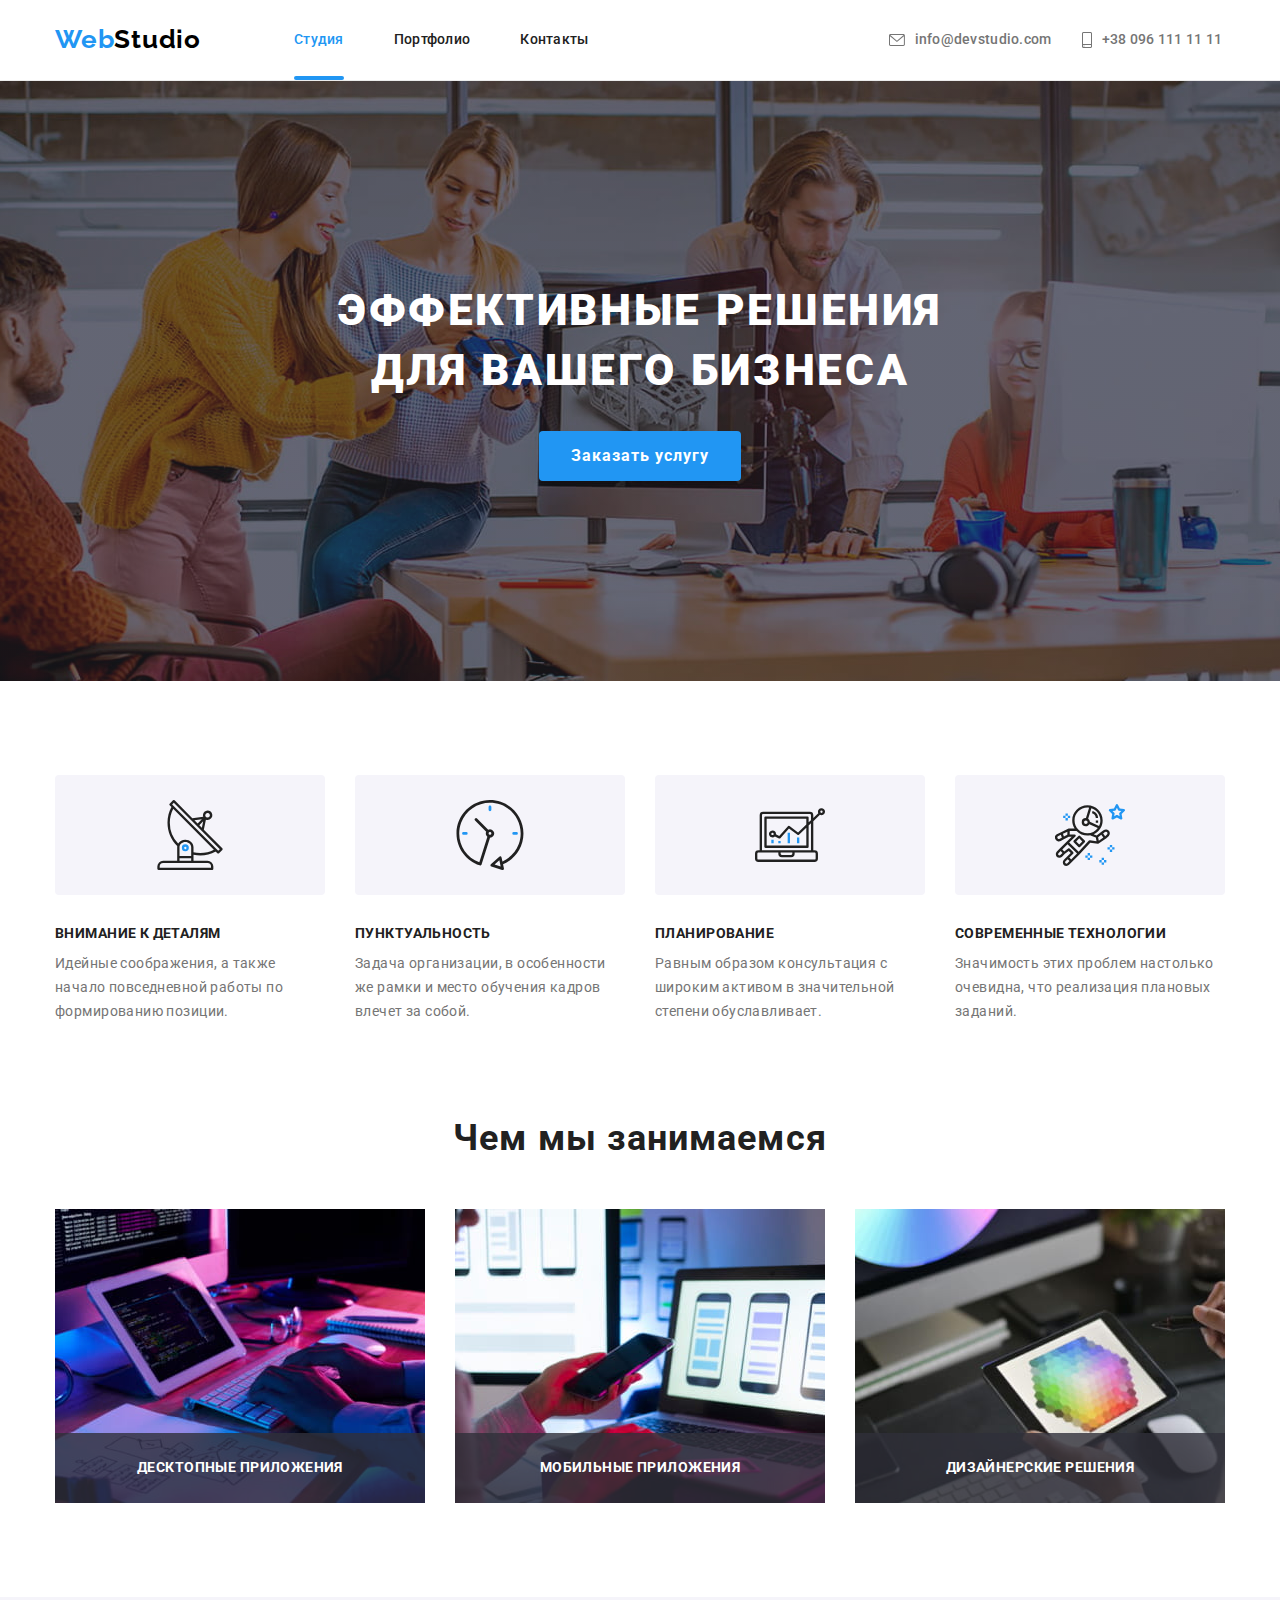
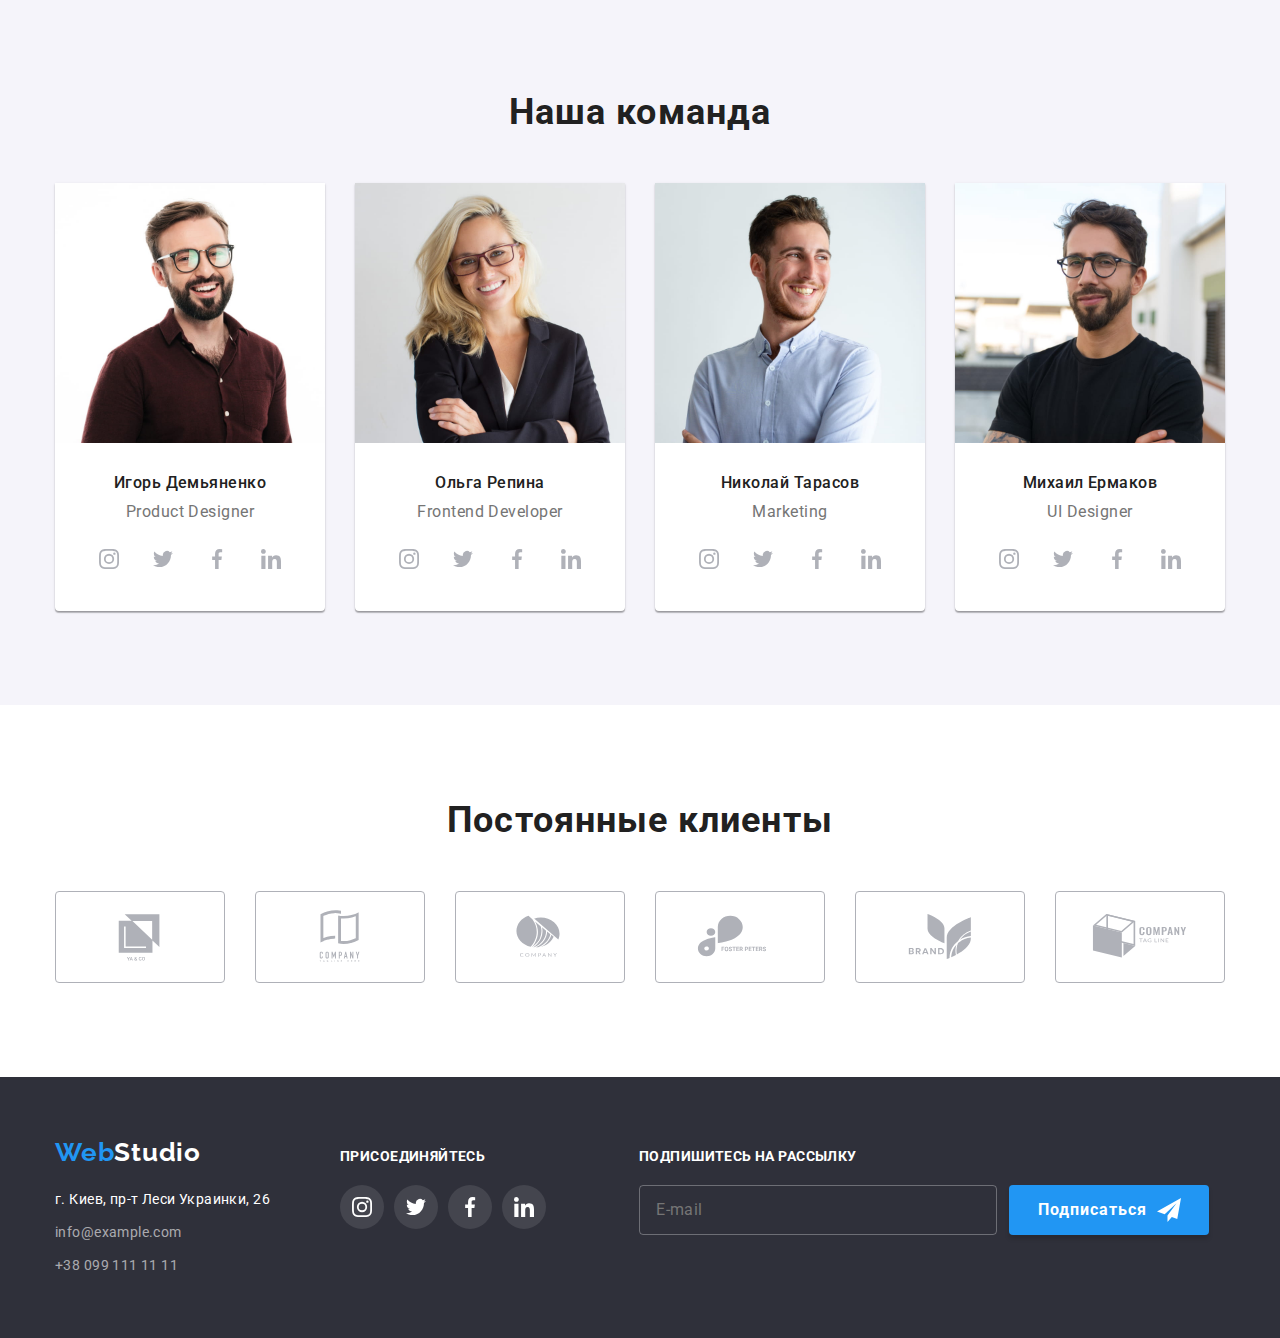
<file: index.html>
<!DOCTYPE html>
<html lang="ru">

<head>
  <meta charset="UTF-8" />
  <meta http-equiv="X-UA-Compatible" content="IE=edge" />
  <meta name="viewport" content="width=device-width, initial-scale=1.0" />
  <link rel="preconnect" href="https://fonts.googleapis.com" />
  <link rel="preconnect" href="https://fonts.gstatic.com" crossorigin />
  <link href="https://fonts.googleapis.com/css2?family=Raleway:wght@700&family=Roboto:wght@400;500;700;900&display=swap"
    rel="stylesheet" />
  <link rel="stylesheet" href="https://cdn.jsdelivr.net/npm/modern-normalize@1/modern-normalize.min.css" />
  <link rel="stylesheet" href="./css/main.min.css" />
  <title>Главная</title>
</head>

<body >
  <!--Шапка сайта-->
  <header class="page-header">
    <div class="container page-header__container">
      <!-- Логотип -->
      <a href="./index.html" lang="en" class="logo page-header__logo">
        <span class="logo-web">Web</span><span class="logo-studio">Studio</span>
      </a>
      <!-- Кнопка переключателя мобильного меню -->
      <button type="button" class="nav__btn-mobile" aria-controls="page-header__nav-container" aria-expanded="false"
        data-menu-button>
        <svg width="40" height="40" aria-label="Переключатель мобильного меню">
          <use class="nav__icon-cross" href="./images/svg/icon.svg#cross"></use>
          <use class="nav__icon-menu" href="./images/svg/icon.svg#menu"></use>
        </svg>
      </button>
      <!-- Контейнер для мобильного меню -->
      <div class="page-header__nav-container" id="page-header__nav-container" data-menu>
        <!-- Блок навигации -->
        <nav class="nav">
          <!-- Навигация по сайту -->
          <ul class="nav__list">
            <li class="nav__item nav-item-current">
              <a href="./index.html" class="nav__link nav__current">Студия</a>
            </li>
            <li class="nav__item">
              <a href="./portfolio.html" class="nav__link">Портфолио</a>
            </li>
            <li class="nav__item">
              <a href="" class="nav__link">Контакты</a>
            </li>
          </ul>
        </nav>

        <div>
          <!-- Каналы связи со студией -->
          <ul class="contacts">
            <li>
              <a class="contacts__link mobile-tel" href="tel:+380961111111">
                +38 096 111 11 11
              </a>
            </li>
            <li class="contacts__item mail">
              <a href="mailto:info@devstudio.com" class="contacts__link">
                <svg class="contacts__icon mail" width="16" height="12">
                  <use href="./images/svg/icon.svg#head-email"></use>
                </svg>
                info@devstudio.com
              </a>
            </li>
            <li class="contacts__item tel">
              <a href="tel:+380961111111" class="contacts__link tel">
                <svg class="contacts__icon tel" width="10" height="16">
                  <use href="./images/svg/icon.svg#head-smartphone"></use>
                </svg>
                +38 096 111 11 11
              </a>
            </li>
          </ul>
          <!-- Социальные сети студии -->
          <ul class="page-header__social">
            <li class="page-header__social-item">
              <a href="https://www.instagram.com/" class="page-header__social-link">Instagram</a>
            </li>
            <li class="page-header__social-item">
              <a href="https://twitter.com/" class="page-header__social-link">Twitter</a>
            </li>
            <li class="page-header__social-item">
              <a href="https://www.facebook.com/" class="page-header__social-link">Facebook</a>
            </li>
            <li class="page-header__social-item">
              <a href="https://www.linkedin.com/" class="page-header__social-link">LinkedIn</a>
            </li>
          </ul>
        </div>
      </div>
    </div>
  </header>

  <!--Основной контент страницы-->
  <main>
    <!--Главное представление студии Секция Герой-->
    <div class="overlay">
      <section class="hero">
        <div class="container">
          <h1 class="hero__title">Эффективные решения для вашего бизнеса</h1>
          <button type="button" class="btn hero__btn" data-modal-open>Заказать услугу</button>
        </div>
      </section>
    </div>

    <!--Наши преимущества-->
    <section class="section about">
      <div class="container">
        <h2 class="visually-hidden">Наши преимущества</h2>
        <ul class="about__list">
          <li class="about__item">
            <div class="about__icon-wrap">
              <svg width="70" height="70">
                <use href="./images/svg/icon.svg#about-antenna"></use>
              </svg>
            </div>

            <h3 class="about__title">Внимание к деталям</h3>
            <p class="about__text">
              Идейные соображения, а также начало повседневной работы по формированию позиции.
            </p>
          </li>
          <li class="about__item">
            <div class="about__icon-wrap">
              <svg width="70" height="70">
                <use href="./images/svg/icon.svg#about-clock"></use>
              </svg>
            </div>

            <h3 class="about__title">Пунктуальность</h3>
            <p class="about__text">
              Задача организации, в особенности же рамки и место обучения кадров влечет за собой.
            </p>
          </li>
          <li class="about__item">
            <div class="about__icon-wrap">
              <svg width="70" height="70">
                <use href="./images/svg/icon.svg#about-diagram"></use>
              </svg>
            </div>

            <h3 class="about__title">Планирование</h3>
            <p class="about__text">
              Равным образом консультация с широким активом в значительной степени обуславливает.
            </p>
          </li>
          <li class="about__item">
            <div class="about__icon-wrap">
              <svg width="70" height="70">
                <use href="./images/svg/icon.svg#about-astronaut"></use>
              </svg>
            </div>

            <h3 class="about__title">Современные технологии</h3>
            <p class="about__text">
              Значимость этих проблем настолько очевидна, что реализация плановых заданий.
            </p>
          </li>
        </ul>
      </div>
    </section>

    <!--Чем Мы занимаемся-->
    <section class="section services">
      <div class="container">
        <h2 class="title-section">Чем мы занимаемся</h2>
        <ul class="services__list">
          <li class="services__item">
            <div class="services__card">
              <img srcset="./images/box1.jpg 1x, ./images/box1@2.jpg 2x" src="./images/box1.jpg"
                alt="Работа с созданием продукта на планшете" class=" whatwedo-img" />

              <div class="services__wrap-position">
                <h3 class="services__text">Десктопные приложения</h3>
              </div>
            </div>
          </li>
          <li class="services__item">
            <div class="services__card">
              <img srcset="./images/box2.jpg 1x, ./images/box2@2.jpg 2x" src="./images/box2.jpg"
                alt="Работа с видом продукта на смартфонах" class="whatwedo-img" />

              <div class="services__wrap-position">
                <h3 class="services__text">Мобильные приложения</h3>
              </div>
            </div>
          </li>
          <li class="services__item">
            <div class="services__card">
              <img srcset="./images/box3.jpg 1x, ./images/box3@2.jpg 2x" src="./images/box3.jpg"
                alt="Выбор цвета на планшете" class="whatwedo-img" />

              <div class="services__wrap-position">
                <h3 class="services__text">Дизайнерские решения</h3>
              </div>
            </div>
          </li>
        </ul>
      </div>
    </section>

    <!--Наша команда-->
    <section class="team section">
      <div class="container">
        <h2 class="title-section">Наша команда</h2>
        <ul class="team__list">
          <!-- Игорь Демьяненко -->
          <li class="team__item">
            <picture>
              <source srcset="
                    ./images/team/mobile/img0-480.jpg    1x,
                    ./images/team/mobile/img0-480@2x.jpg 2x
                  " media="(max-width: 767px)" />
              <source srcset="
                    ./images/team/tablet/img0-768.jpg    1x,
                    ./images/team/tablet/img0-768@2x.jpg 2x
                  " media="(max-width: 1199px)" />
              <source srcset="
                    ./images/team/img0-1200.jpg   1x,
                    ./images/team/img0-1200@2.jpg 2x
                  " media="(min-width: 1200px)" />
              <img src="./images/team/img0-1200.jpg" alt="Фото Игорь Демьяненко" />
            </picture>
            <div class="team__wrap">
              <h3 class="team__subtitle">Игорь Демьяненко</h3>
              <p class="team__text">Product Designer</p>
              <ul class="team__social-list">
                <li class="team__social-item">
                  <a href="https://www.instagram.com/" class="team__social-link">
                    <svg width="20" height="20">
                      <use href="./images/svg/icon.svg#team-instagram"></use>
                    </svg>
                  </a>
                </li>
                <li class="team__social-item">
                  <a href="https://twitter.com" class="team__social-link">
                    <svg width="20" height="20">
                      <use href="./images/svg/icon.svg#team-twitter"></use>
                    </svg>
                  </a>
                </li>
                <li class="team__social-item">
                  <a href="https://www.facebook.com" class="team__social-link">
                    <svg width="20" height="20">
                      <use href="./images/svg/icon.svg#team-facebook"></use>
                    </svg>
                  </a>
                </li>
                <li class="team__social-item">
                  <a href="https://www.linkedin.com/" class="team__social-link">
                    <svg width="20" height="20">
                      <use href="./images/svg/icon.svg#team-linkedin"></use>
                    </svg>
                  </a>
                </li>
              </ul>
            </div>
          </li>
          <!-- Ольга Репина -->
          <li class="team__item">
            <picture>
              <source srcset="
                    ./images/team/mobile/img1-480.jpg    1x,
                    ./images/team/mobile/img1-480@2x.jpg 2x
                  " media="(max-width: 767px)" />
              <source srcset="
                    ./images/team/tablet/img1-768.jpg    1x,
                    ./images/team/tablet/img1-768@2x.jpg 2x
                  " media="(max-width: 1199px)" />
              <source srcset="
                    ./images/team/img1-1200.jpg 1x,
                    ./images/team/img1-1200@2.jpg 2x" media="(min-width: 1200px)" />
              <img src="./images/team/img1-1200.jpg" alt="Фото Ольга Репина" />
            </picture>

            <div class="team__wrap">
              <h3 class="team__subtitle">Ольга Репина</h3>
              <p class="team__text">Frontend Developer</p>
              <ul class="team__social-list">
                <li class="team__social-item">
                  <a href="https://www.instagram.com/" class="team__social-link">
                    <svg width="20" height="20">
                      <use href="./images/svg/icon.svg#team-instagram"></use>
                    </svg>
                  </a>
                </li>
                <li class="team__social-item">
                  <a href="https://twitter.com" class="team__social-link">
                    <svg width="20" height="20">
                      <use href="./images/svg/icon.svg#team-twitter"></use>
                    </svg>
                  </a>
                </li>
                <li class="team__social-item">
                  <a href="https://www.facebook.com" class="team__social-link">
                    <svg width="20" height="20">
                      <use href="./images/svg/icon.svg#team-facebook"></use>
                    </svg>
                  </a>
                </li>
                <li class="team__social-item">
                  <a href="https://www.linkedin.com/" class="team__social-link">
                    <svg width="20" height="20">
                      <use href="./images/svg/icon.svg#team-linkedin"></use>
                    </svg>
                  </a>
                </li>
              </ul>
            </div>
          </li>
          <!-- Николай Тарасов -->
          <li class="team__item">
            <picture>
              <source srcset="
                    ./images/team/mobile/img2-480.jpg    1x,
                    ./images/team/mobile/img2-480@2x.jpg 2x
                  " media="(max-width: 767px)" />
              <source srcset="
                    ./images/team/tablet/img2-768.jpg    1x,
                    ./images/team/tablet/img2-768@2x.jpg 2x
                  " media="(max-width: 1199px)" />
              <source srcset="
                    ./images/team/img2-1200.jpg   1x,
                    ./images/team/img2-1200@2.jpg 2x
                  " media="(min-width: 1200px)" />
              <img src="./images/team/img0-1200.jpg" alt="Фото Николай Тарасов" />
            </picture>
            <div class="team__wrap">
              <h3 class="team__subtitle">Николай Тарасов</h3>
              <p class="team__text">Marketing</p>
              <ul class="team__social-list">
                <li class="team__social-item">
                  <a href="https://www.instagram.com/" class="team__social-link">
                    <svg width="20" height="20">
                      <use href="./images/svg/icon.svg#team-instagram"></use>
                    </svg>
                  </a>
                </li>
                <li class="team__social-item">
                  <a href="https://twitter.com" class="team__social-link">
                    <svg width="20" height="20">
                      <use href="./images/svg/icon.svg#team-twitter"></use>
                    </svg>
                  </a>
                </li>
                <li class="team__social-item">
                  <a href="https://www.facebook.com" class="team__social-link">
                    <svg width="20" height="20">
                      <use href="./images/svg/icon.svg#team-facebook"></use>
                    </svg>
                  </a>
                </li>
                <li class="team__social-item">
                  <a href="https://www.linkedin.com/" class="team__social-link">
                    <svg width="20" height="20">
                      <use href="./images/svg/icon.svg#team-linkedin"></use>
                    </svg>
                  </a>
                </li>
              </ul>
            </div>
          </li>
          <!-- Михаил Ермаков -->
          <li class="team__item">
            <picture>
              <source srcset="
                    ./images/team/mobile/img3-480.jpg    1x,
                    ./images/team/mobile/img3-480@2x.jpg 2x
                  " media="(max-width: 767px)" />
              <source srcset="
                    ./images/team/tablet/img3-768.jpg    1x,
                    ./images/team/tablet/img3-768@2x.jpg 2x
                  " media="(max-width: 1199px)" />
              <source srcset="
                    ./images/team/img3-1200.jpg   1x,
                    ./images/team/img3-1200@2.jpg 2x
                  " media="(min-width: 1200px)" />
              <img src="./images/team/img0-1200.jpg" alt="Фото Михаил Ермаков" />
            </picture>
            <div class="team__wrap">
              <h3 class="team__subtitle">Михаил Ермаков</h3>
              <p class="team__text">UI Designer</p>
              <ul class="team__social-list">
                <li class="team__social-item">
                  <a href="https://www.instagram.com/" class="team__social-link">
                    <svg width="20" height="20">
                      <use href="./images/svg/icon.svg#team-instagram"></use>
                    </svg>
                  </a>
                </li>
                <li class="team__social-item">
                  <a href="https://twitter.com" class="team__social-link">
                    <svg width="20" height="20">
                      <use href="./images/svg/icon.svg#team-twitter"></use>
                    </svg>
                  </a>
                </li>
                <li class="team__social-item">
                  <a href="https://www.facebook.com" class="team__social-link">
                    <svg width="20" height="20">
                      <use href="./images/svg/icon.svg#team-facebook"></use>
                    </svg>
                  </a>
                </li>
                <li class="team__social-item">
                  <a href="https://www.linkedin.com/" class="team__social-link">
                    <svg width="20" height="20">
                      <use href="./images/svg/icon.svg#team-linkedin"></use>
                    </svg>
                  </a>
                </li>
              </ul>
            </div>
          </li>
        </ul>
      </div>
    </section>

    <!-- Постоянные клиенты -->
    <section class="section">
      <div class="container">
        <h2 class="title-section">Постоянные клиенты</h2>
        <ul class="client__list">
          <li class="client__item">
            <a href="" class="client__link">
              <svg width="106" height="60">
                <use href="./images/svg/icon.svg#icon-client-1"></use>
              </svg>
            </a>
          </li>
          <li class="client__item">
            <a href="" class="client__link">
              <svg width="106" height="60">
                <use href="./images/svg/icon.svg#icon-client-2"></use>
              </svg>
            </a>
          </li>
          <li class="client__item">
            <a href="" class="client__link">
              <svg width="106" height="60">
                <use href="./images/svg/icon.svg#icon-client-3"></use>
              </svg>
            </a>
          </li>
          <li class="client__item">
            <a href="" class="client__link">
              <svg width="106" height="60">
                <use href="./images/svg/icon.svg#icon-client-4"></use>
              </svg>
            </a>
          </li>
          <li class="client__item">
            <a href="" class="client__link">
              <svg width="106" height="60">
                <use href="./images/svg/icon.svg#icon-client-5"></use>
              </svg>
            </a>
          </li>
          <li class="client__item">
            <a href="" class="client__link">
              <svg width="106" height="60">
                <use href="./images/svg/icon.svg#icon-client-6"></use>
              </svg>
            </a>
          </li>
        </ul>
      </div>
    </section>
  </main>

  <!--Footer-->
  <footer class="page-footer">
    <h2 class="visually-hidden">Подвал сайта</h2>
    <div class="container page-footer__container">
      <div class="pade-footer__tablet-container">
        <div class="page-footer__contacts">
          <a href="./index.html" lang="en" class="logo">
            <span class="logo-web">Web</span><span class="footer__logo-studio">Studio</span>
          </a>

          <address class="address">
            <p class="address__text">г. Киев, пр-т Леси Украинки, 26</p>
            <ul>
              <li class="address__item">
                <a href="mailto:info@example.com" class="address__contacts"> info@example.com </a>
              </li>
              <li class="address__item">
                <a href="tel:+380991111111" class="address__contacts"> +38 099 111 11 11 </a>
              </li>
            </ul>
          </address>
        </div>

        <!-- Социальные сети студии -->
        <div class="page-footer__socials">
          <h3 class="page-footer__subtitle">Присоединяйтесь</h3>
          <ul class="page-footer__list">
            <li class="page-footer__item">
              <a href="https://www.instagram.com/" class="page-footer__socials-link">
                <svg width="20" height="20">
                  <use href="./images/svg/icon.svg#footer-instagram"></use>
                </svg>
              </a>
            </li>
            <li class="page-footer__item">
              <a href="https://twitter.com" class="page-footer__socials-link">
                <svg width="20" height="20">
                  <use href="./images/svg/icon.svg#footer-twitter"></use>
                </svg>
              </a>
            </li>
            <li class="page-footer__item">
              <a href="https://www.facebook.com" class="page-footer__socials-link">
                <svg width="20" height="20">
                  <use href="./images/svg/icon.svg#footer-facebook"></use>
                </svg>
              </a>
            </li>
            <li class="page-footer__item">
              <a href="https://www.linkedin.com/" class="page-footer__socials-link">
                <svg width="20" height="20">
                  <use href="./images/svg/icon.svg#footer-linkedin"></use>
                </svg>
              </a>
            </li>
          </ul>
        </div>
      </div>

      <!-- Форма подписки -->
      <div>
        <h3 class="page-footer__subtitle">Подпишитесь на рассылку</h3>
        <form class="page-footer__field">
          <input class="page-footer__field-email" type="email" name="email" autocomplete="on" placeholder="E-mail" />

          <button type="submit" class="btn page-footer__btn">
            Подписаться
            <svg class="page-footer__icon" width="24" height="24">
              <use href="./images/svg/icon.svg#icon-subscribe"></use>
            </svg>
          </button>
        </form>
      </div>
    </div>
  </footer>

  <!-- Модальное окно -->
  <div class="backdrop is-hidden" data-modal>
    <div class="order">
      <button class="order__close-btn" type="button" data-modal-close>
        <svg width="11" height="11">
          <use href="./images/svg/icon.svg#close-modal"></use>
        </svg>
      </button>
      <!-- Форма модального окна -->
      <form class="order__form">
        <h3 class="order__title">Оставьте свои данные, мы вам перезвоним</h3>

        <label class="order__label" for="name-order">Имя</label>
        <label class="order__field-icon">
          <input class="order__field-text" type="text" name="name-order" id="name-order" />
          <svg class="order__icon" width="18" height="18">
            <use href="./images/svg/icon.svg#person-modal-form"></use>
          </svg>
        </label>

        <label class="order__label" for="tel-order">Телефон</label>
        <label class="order__field-icon">
          <input class="order__field-text" type="tel" name="tel-order" id="tel-order" />
          <svg class="order__icon" width="18" height="18">
            <use href="./images/svg/icon.svg#phone-modal-form"></use>
          </svg>
        </label>

        <label class="order__label" for="email-order">Почта</label>
        <label class="order__field-icon">
          <input class="order__field-text" type="email" name="email-order" id="email-order" />
          <svg class="order__icon" width="18" height="18">
            <use href="./images/svg/icon.svg#email-modal-form"></use>
          </svg>
        </label>

        <div class="order__comments-wrap">
          <label class="order__label" for="comments-order">Комментарий</label>
          <textarea class="order__field-text" name="comments-order" id="comments-order" rows="5"
            placeholder="Введите текст"></textarea>
        </div>
        <!-- Checkbox Договора соглашения -->
        <label class="order__checkbox">
          <input class="order__field-checkbox" type="checkbox" name="policy" value="policy" />
          <span class="order__svg-checkbox"></span>
          <span class="order__text-checkbox">Соглашаюсь с рассылкой и принимаю</span>
          <a href="" class="order__link"> Условия договора </a>
        </label>

        <button type="submit" class="btn order__btn">Отправить</button>
      </form>
    </div>
  </div>

  <!-- JavaScript для модального окна -->
  <script src="./js/modal.js"></script>
  <!-- JavaScript мобильного меню -->
  <script src="./js/mobile-menu.js"></script>
</body>

</html>
</file>
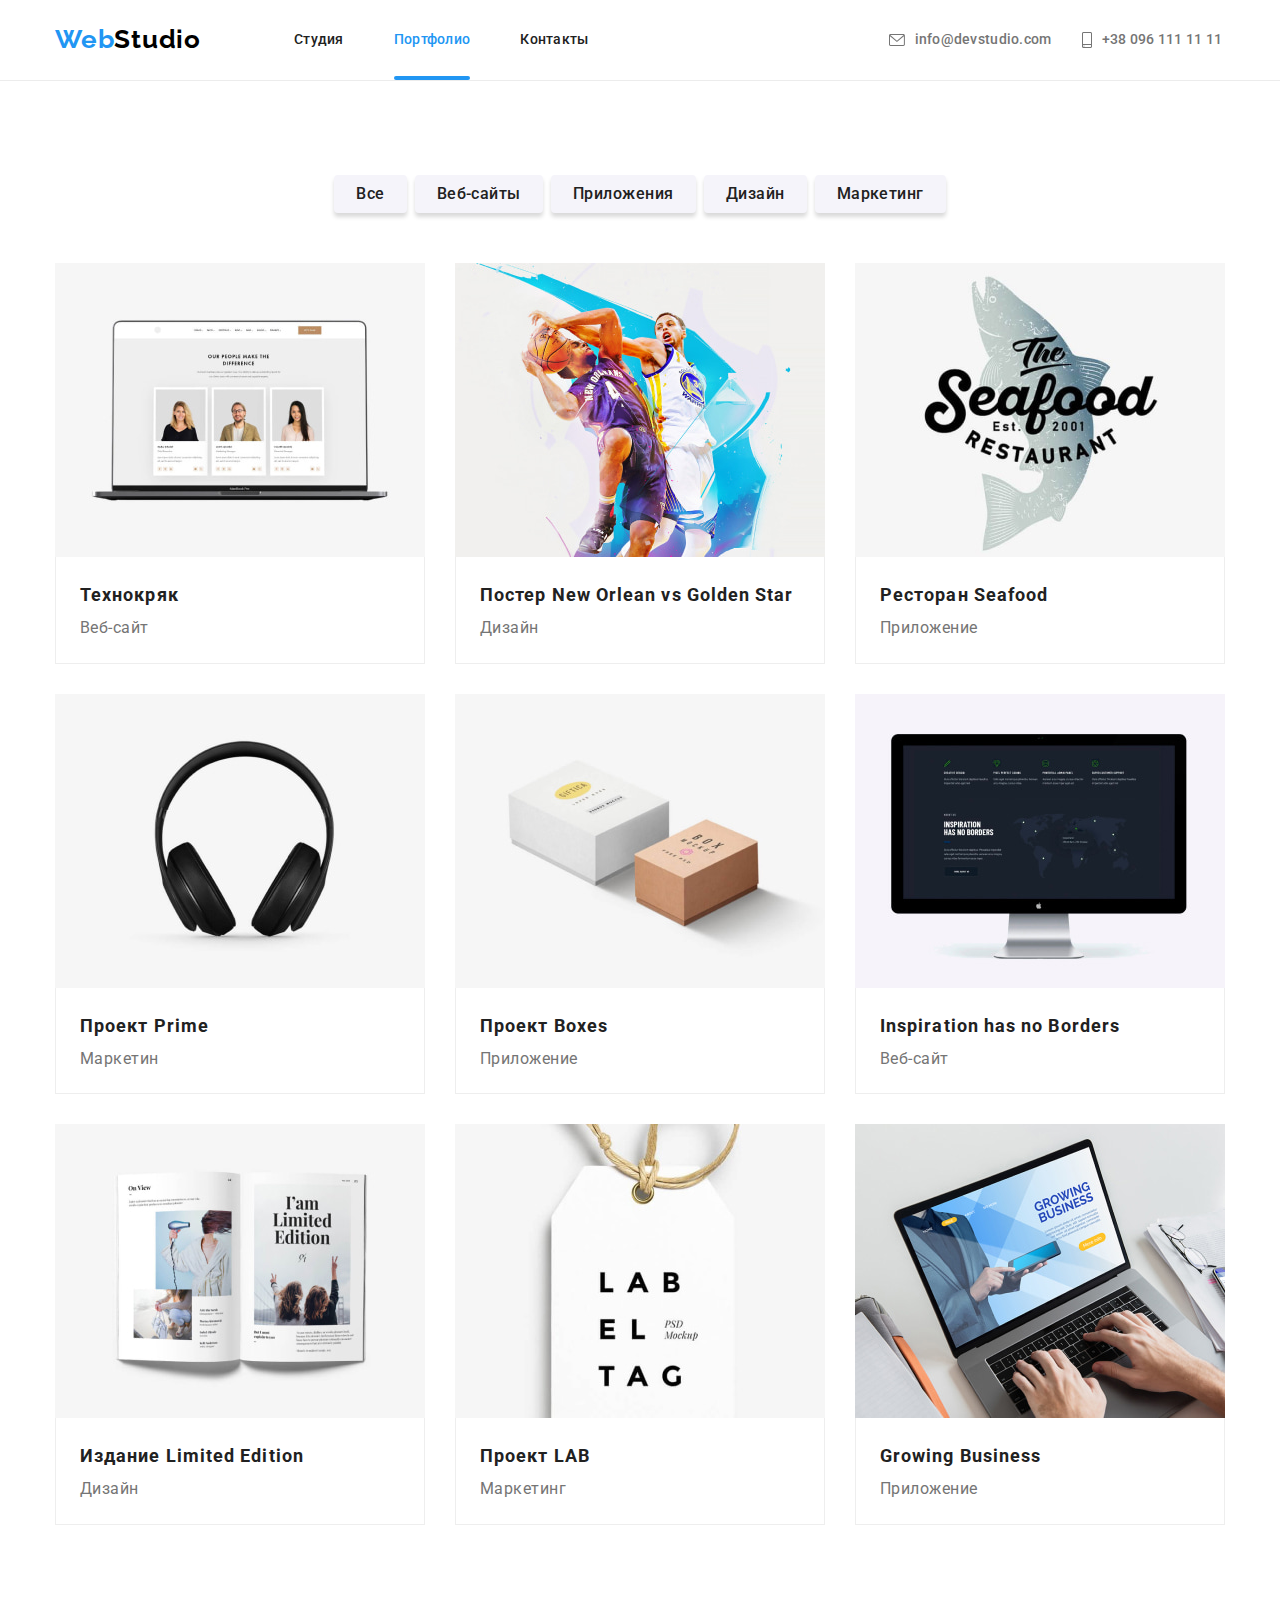
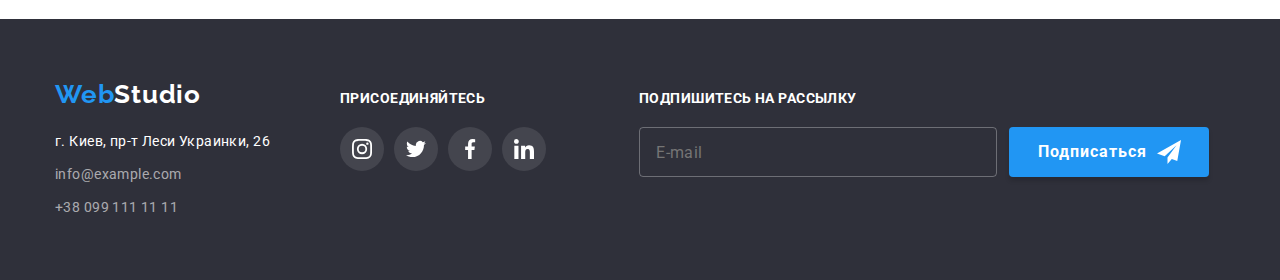
<file: portfolio.html>
<!DOCTYPE html>
<html lang="ru">

<head>
  <meta charset="UTF-8" />
  <meta http-equiv="X-UA-Compatible" content="IE=edge" />
  <meta name="viewport" content="width=device-width, initial-scale=1.0" />
  <link rel="preconnect" href="https://fonts.googleapis.com" />
  <link rel="preconnect" href="https://fonts.gstatic.com" crossorigin />
  <link href="https://fonts.googleapis.com/css2?family=Raleway:wght@700&family=Roboto:wght@400;500;700;900&display=swap"
    rel="stylesheet" />
  <link rel="stylesheet" href="https://cdn.jsdelivr.net/npm/modern-normalize@1/modern-normalize.min.css" />
  <link rel="stylesheet" href="./css/main.min.css" />
  <title>Портфолио</title>
</head>

<body>
  <!--Шапка сайта-->
  <header class="page-header">
    <div class="container page-header__container">
      <!-- Логотип -->
      <a href="./index.html" lang="en" class="logo page-header__logo">
        <span class="logo-web">Web</span><span class="logo-studio">Studio</span>
      </a>
      <!-- Кнопка переключателя мобильного меню -->
      <button type="button" class="nav__btn-mobile" aria-controls="page-header__nav-container" aria-expanded="false"
        data-menu-button>
        <svg width="40" height="40" aria-label="Переключатель мобильного меню">
          <use class="nav__icon-cross" href="./images/svg/icon.svg#cross"></use>
          <use class="nav__icon-menu" href="./images/svg/icon.svg#menu"></use>
        </svg>
      </button>
      <!-- Контейнер для мобильного меню -->
      <div class="page-header__nav-container" id="page-header__nav-container" data-menu>
        <!-- Блок навигации -->
        <nav class="nav">
          <!-- Навигация по сайту -->
          <ul class="nav__list">
            <li class="nav__item nav-item-current">
              <a href="./index.html" class="nav__link">Студия</a>
            </li>
            <li class="nav__item">
              <a href="./portfolio.html" class="nav__link nav__current">Портфолио</a>
            </li>
            <li class="nav__item">
              <a href="" class="nav__link">Контакты</a>
            </li>
          </ul>
        </nav>
        <div>
          <!-- Каналы связи со студией -->
          <ul class="contacts">
            <li>
              <a class="contacts__link mobile-tel" href="tel:+380961111111">
                +38 096 111 11 11
              </a>
            </li>
            <li class="contacts__item mail">
              <a href="mailto:info@devstudio.com" class="contacts__link">
                <svg class="contacts__icon mail" width="16" height="12">
                  <use href="./images/svg/icon.svg#head-email"></use>
                </svg>
                info@devstudio.com
              </a>
            </li>
            <li class="contacts__item tel">
              <a href="tel:+380961111111" class="contacts__link tel">
                <svg class="contacts__icon tel" width="10" height="16">
                  <use href="./images/svg/icon.svg#head-smartphone"></use>
                </svg>
                +38 096 111 11 11
              </a>
            </li>
          </ul>
          <!-- Социальные сети студии -->
          <ul class="page-header__social">
            <li class="page-header__social-item">
              <a href="https://www.instagram.com/" class="page-header__social-link">Instagram</a>
            </li>
            <li class="page-header__social-item">
              <a href="https://twitter.com/" class="page-header__social-link">Twitter</a>
            </li>
            <li class="page-header__social-item">
              <a href="https://www.facebook.com/" class="page-header__social-link">Facebook</a>
            </li>
            <li class="page-header__social-item">
              <a href="https://www.linkedin.com/" class="page-header__social-link">LinkedIn</a>
            </li>
          </ul>
        </div>
      </div>
    </div>
  </header>

  <!-- Основной контент страницы -->
  <main>
    <section class="section">
      <div class="container">
        <h1 class="visually-hidden">Портфолио Веб-Студии</h1>
        <!-- Фильтр по нашим проектам -->
        <h2 class="visually-hidden">Фильтр по нашим проектам</h2>
        <ul class="filter-project">
          <li class="filter-project__item">
            <button type="button" class="btn filter-project__btn">Все</button>
          </li>
          <li class="filter-project__item">
            <button type="button" class="btn filter-project__btn">Веб-сайты</button>
          </li>
          <li class="filter-project__item">
            <button type="button" class="btn filter-project__btn">Приложения</button>
          </li>
          <li class="filter-project__item">
            <button type="button" class="btn filter-project__btn">Дизайн</button>
          </li>
          <li class="filter-project__item">
            <button type="button" class="btn filter-project__btn">Маркетинг</button>
          </li>
        </ul>

        <!-- Наши проекты -->
        <h2 class="visually-hidden">Наши проекты</h2>
        <ul class="ourproject">
          <li class="ourproject__item">
            <a href="" class="ourproject__link">
              <div class="ourproject__wrap-hover">
                <p class="ourproject__text-hover">
                  Ресурс предлагает комплексные предложения с разным уровнем функционала и
                  сервисов. Все это позволит посетителю получить исчерпывающие сведения о компании
                  или частном лице.
                </p>
                <picture>
                  <source srcset="
                        ./images/portfolio/mobile/portfolio-1-480.jpg   1x,
                        ./images/portfolio/mobile/portfolio-1-480@2.jpg 2x
                      " media="(max-width: 767px)" />
                  <source srcset="
                        ./images/portfolio/tablet/portfolio-1-768.jpg   1x,
                        ./images/portfolio/tablet/portfolio-1-768@2.jpg 2x
                      " media="(max-width: 1199px)" />
                  <source srcset="
                        ./images/portfolio/portfolio-1-1200.jpg   1x,
                        ./images/portfolio/portfolio-1-1200@2.jpg 2x
                      " media="(min-width: 1200px)" />
                  <img src="./images/portfolio/portfolio-1-1200.jpg" alt="Ноутбук с отображённым сайтом"
                    sizes="100 vw" />
                </picture>
              </div>

              <div class="ourproject__wrap">
                <h3 class="ourproject__subtitle">Технокряк</h3>
                <p class="ourproject__text">Веб-сайт</p>
              </div>
            </a>
          </li>
          <li class="ourproject__item">
            <a href="" class="ourproject__link">
              <div class="ourproject__wrap-hover">
                <p class="ourproject__text-hover">
                  Ресурс предлагает комплексные предложения с разным уровнем функционала и
                  сервисов. Все это позволит посетителю получить исчерпывающие сведения о компании
                  или частном лице.
                </p>
                <picture>
                  <source srcset="
                        ./images/portfolio/mobile/portfolio-2-480.jpg   1x,
                        ./images/portfolio/mobile/portfolio-2-480@2.jpg 2x
                      " media="(max-width: 767px)" />
                  <source srcset="
                        ./images/portfolio/tablet/portfolio-2-768.jpg   1x,
                        ./images/portfolio/tablet/portfolio-2-768@2.jpg 2x
                      " media="(max-width: 1199px)" />
                  <source srcset="
                        ./images/portfolio/portfolio-2-1200.jpg   1x,
                        ./images/portfolio/portfolio-2-1200@2.jpg 2x
                      " media="(min-width: 1200px)" />
                  <img src="./images/portfolio/portfolio-2-1200.jpg" alt="Постер с игроками в баскетбол"
                    sizes="100 vw" />
                </picture>
              </div>

              <div class="ourproject__wrap">
                <h3 class="ourproject__subtitle">Постер New Orlean vs Golden Star</h3>
                <p class="ourproject__text">Дизайн</p>
              </div>
            </a>
          </li>
          <li class="ourproject__item">
            <a href="" class="ourproject__link">
              <div class="ourproject__wrap-hover">
                <p class="ourproject__text-hover">
                  Ресурс предлагает комплексные предложения с разным уровнем функционала и
                  сервисов. Все это позволит посетителю получить исчерпывающие сведения о компании
                  или частном лице.
                </p>
                <picture>
                  <source srcset="
                        ./images/portfolio/mobile/portfolio-3-480.jpg   1x,
                        ./images/portfolio/mobile/portfolio-3-480@2.jpg 2x
                      " media="(max-width: 767px)" />
                  <source srcset="
                        ./images/portfolio/tablet/portfolio-3-768.jpg   1x,
                        ./images/portfolio/tablet/portfolio-3-768@2.jpg 2x
                      " media="(max-width: 1199px)" />
                  <source srcset="
                        ./images/portfolio/portfolio-3-1200.jpg   1x,
                        ./images/portfolio/portfolio-3-1200@2.jpg 2x
                      " media="(min-width: 1200px)" />
                  <img src="./images/portfolio/portfolio-3-1200.jpg" alt="Логотип ресторана морской еды"
                    sizes="100 vw" />
                </picture>
              </div>

              <div class="ourproject__wrap">
                <h3 class="ourproject__subtitle">Ресторан Seafood</h3>
                <p class="ourproject__text">Приложение</p>
              </div>
            </a>
          </li>
          <li class="ourproject__item">
            <a href="" class="ourproject__link">
              <div class="ourproject__wrap-hover">
                <p class="ourproject__text-hover">
                  Ресурс предлагает комплексные предложения с разным уровнем функционала и
                  сервисов. Все это позволит посетителю получить исчерпывающие сведения о компании
                  или частном лице.
                </p>
                <picture>
                  <source srcset="
                        ./images/portfolio/mobile/portfolio-4-480.jpg   1x,
                        ./images/portfolio/mobile/portfolio-4-480@2.jpg 2x
                      " media="(max-width: 767px)" />
                  <source srcset="
                        ./images/portfolio/tablet/portfolio-4-768.jpg   1x,
                        ./images/portfolio/tablet/portfolio-4-768@2.jpg 2x
                      " media="(max-width: 1199px)" />
                  <source srcset="
                        ./images/portfolio/portfolio-4-1200.jpg   1x,
                        ./images/portfolio/portfolio-4-1200@2.jpg 2x
                      " media="(min-width: 1200px)" />
                  <img src="./images/portfolio/portfolio-4-1200.jpg" alt="Наушники" sizes="100 vw" />
                </picture>
              </div>

              <div class="ourproject__wrap">
                <h3 class="ourproject__subtitle">Проект Prime</h3>
                <p class="ourproject__text">Маркетин</p>
              </div>
            </a>
          </li>
          <li class="ourproject__item">
            <a href="" class="ourproject__link">
              <div class="ourproject__wrap-hover">
                <p class="ourproject__text-hover">
                  Ресурс предлагает комплексные предложения с разным уровнем функционала и
                  сервисов. Все это позволит посетителю получить исчерпывающие сведения о компании
                  или частном лице.
                </p>
                <picture>
                  <source srcset="
                        ./images/portfolio/mobile/portfolio-5-480.jpg   1x,
                        ./images/portfolio/mobile/portfolio-5-480@2.jpg 2x
                      " media="(max-width: 767px)" />
                  <source srcset="
                        ./images/portfolio/tablet/portfolio-5-768.jpg   1x,
                        ./images/portfolio/tablet/portfolio-5-768@2.jpg 2x
                      " media="(max-width: 1199px)" />
                  <source srcset="
                        ./images/portfolio/portfolio-5-1200.jpg   1x,
                        ./images/portfolio/portfolio-5-1200@2.jpg 2x
                      " media="(min-width: 1200px)" />
                  <img src="./images/portfolio/portfolio-5-1200.jpg" alt="Коробки разных видов" sizes="100 vw" />
                </picture>
              </div>

              <div class="ourproject__wrap">
                <h3 class="ourproject__subtitle">Проект Boxes</h3>
                <p class="ourproject__text">Приложение</p>
              </div>
            </a>
          </li>
          <li class="ourproject__item">
            <a href="" class="ourproject__link">
              <div class="ourproject__wrap-hover">
                <p class="ourproject__text-hover">
                  Ресурс предлагает комплексные предложения с разным уровнем функционала и
                  сервисов. Все это позволит посетителю получить исчерпывающие сведения о компании
                  или частном лице.
                </p>
                <picture>
                  <source srcset="
                        ./images/portfolio/mobile/portfolio-6-480.jpg   1x,
                        ./images/portfolio/mobile/portfolio-6-480@2.jpg 2x
                      " media="(max-width: 767px)" />
                  <source srcset="
                        ./images/portfolio/tablet/portfolio-6-768.jpg   1x,
                        ./images/portfolio/tablet/portfolio-6-768@2.jpg 2x
                      " media="(max-width: 1199px)" />
                  <source srcset="
                        ./images/portfolio/portfolio-6-1200.jpg   1x,
                        ./images/portfolio/portfolio-6-1200@2.jpg 2x
                      " media="(min-width: 1200px)" />
                  <img src="./images/portfolio/portfolio-6-1200.jpg" alt="Сайт проекта Вдохновение не имеет границ"
                    sizes="100 vw" />
                </picture>
              </div>

              <div class="ourproject__wrap">
                <h3 class="ourproject__subtitle">Inspiration has no Borders</h3>
                <p class="ourproject__text">Веб-сайт</p>
              </div>
            </a>
          </li>
          <li class="ourproject__item">
            <a href="" class="ourproject__link">
              <div class="ourproject__wrap-hover">
                <p class="ourproject__text-hover">
                  Ресурс предлагает комплексные предложения с разным уровнем функционала и
                  сервисов. Все это позволит посетителю получить исчерпывающие сведения о компании
                  или частном лице.
                </p>
                <picture>
                  <source srcset="
                        ./images/portfolio/mobile/portfolio-7-480.jpg   1x,
                        ./images/portfolio/mobile/portfolio-7-480@2.jpg 2x
                      " media="(max-width: 767px)" />
                  <source srcset="
                        ./images/portfolio/tablet/portfolio-7-768.jpg   1x,
                        ./images/portfolio/tablet/portfolio-7-768@2.jpg 2x
                      " media="(max-width: 1199px)" />
                  <source srcset="
                        ./images/portfolio/portfolio-7-1200.jpg   1x,
                        ./images/portfolio/portfolio-7-1200@2.jpg 2x
                      " media="(min-width: 1200px)" />
                  <img src="./images/portfolio/portfolio-7-1200.jpg" alt="Книга с названием Ограниченое издание"
                    sizes="100 vw" />
                </picture>
              </div>

              <div class="ourproject__wrap">
                <h3 class="ourproject__subtitle">Издание Limited Edition</h3>
                <p class="ourproject__text">Дизайн</p>
              </div>
            </a>
          </li>
          <li class="ourproject__item">
            <a href="" class="ourproject__link">
              <div class="ourproject__wrap-hover">
                <p class="ourproject__text-hover">
                  Ресурс предлагает комплексные предложения с разным уровнем функционала и
                  сервисов. Все это позволит посетителю получить исчерпывающие сведения о компании
                  или частном лице.
                </p>
                <picture>
                  <source srcset="
                        ./images/portfolio/mobile/portfolio-8-480.jpg   1x,
                        ./images/portfolio/mobile/portfolio-8-480@2.jpg 2x
                      " media="(max-width: 767px)" />
                  <source srcset="
                        ./images/portfolio/tablet/portfolio-8-768.jpg   1x,
                        ./images/portfolio/tablet/portfolio-8-768@2.jpg 2x
                      " media="(max-width: 1199px)" />
                  <source srcset="
                        ./images/portfolio/portfolio-8-1200.jpg   1x,
                        ./images/portfolio/portfolio-8-1200@2.jpg 2x
                      " media="(min-width: 1200px)" />
                  <img src="./images/portfolio/portfolio-8-1200.jpg" alt="Бирка с названием проекта ЛАБ"
                    sizes="100 vw" />
                </picture>
              </div>

              <div class="ourproject__wrap">
                <h3 class="ourproject__subtitle">Проект LAB</h3>
                <p class="ourproject__text">Маркетинг</p>
              </div>
            </a>
          </li>
          <li class="ourproject__item">
            <a href="" class="ourproject__link">
              <div class="ourproject__wrap-hover">
                <p class="ourproject__text-hover">
                  Ресурс предлагает комплексные предложения с разным уровнем функционала и
                  сервисов. Все это позволит посетителю получить исчерпывающие сведения о компании
                  или частном лице.
                </p>
                <picture>
                  <source srcset="
                        ./images/portfolio/mobile/portfolio-9-480.jpg   1x,
                        ./images/portfolio/mobile/portfolio-9-480@2.jpg 2x
                      " media="(max-width: 767px)" />
                  <source srcset="
                        ./images/portfolio/tablet/portfolio-9-768.jpg   1x,
                        ./images/portfolio/tablet/portfolio-9-768@2.jpg 2x
                      " media="(max-width: 1199px)" />
                  <source srcset="
                        ./images/portfolio/portfolio-9-1200.jpg   1x,
                        ./images/portfolio/portfolio-9-1200@2.jpg 2x
                      " media="(min-width: 1200px)" />
                  <img src="./images/portfolio/portfolio-9-1200.jpg" alt="Человек работает за ноутбуком в приложении"
                    sizes="100 vw" />
                </picture>
              </div>

              <div class="ourproject__wrap">
                <h3 class="ourproject__subtitle">Growing Business</h3>
                <p class="ourproject__text">Приложение</p>
              </div>
            </a>
          </li>
        </ul>
      </div>
    </section>
  </main>

  <!--Footer-->
  <footer class="page-footer">
    <h2 class="visually-hidden">Подвал сайта</h2>
    <div class="container page-footer__container">
      <div class="pade-footer__tablet-container">
        <div class="page-footer__contacts">
          <a href="./index.html" lang="en" class="logo">
            <span class="logo-web">Web</span><span class="footer__logo-studio">Studio</span>
          </a>

          <address class="address">
            <p class="address__text">г. Киев, пр-т Леси Украинки, 26</p>
            <ul>
              <li class="address__item">
                <a href="mailto:info@example.com" class="address__contacts"> info@example.com </a>
              </li>
              <li class="address__item">
                <a href="tel:+380991111111" class="address__contacts"> +38 099 111 11 11 </a>
              </li>
            </ul>
          </address>
        </div>

        <!-- Социальные сети студии -->
        <div class="page-footer__socials">
          <h3 class="page-footer__subtitle">Присоединяйтесь</h3>
          <ul class="page-footer__list">
            <li class="page-footer__item">
              <a href="https://www.instagram.com/" class="page-footer__socials-link">
                <svg width="20" height="20">
                  <use href="./images/svg/icon.svg#footer-instagram"></use>
                </svg>
              </a>
            </li>
            <li class="page-footer__item">
              <a href="https://twitter.com" class="page-footer__socials-link">
                <svg width="20" height="20">
                  <use href="./images/svg/icon.svg#footer-twitter"></use>
                </svg>
              </a>
            </li>
            <li class="page-footer__item">
              <a href="https://www.facebook.com" class="page-footer__socials-link">
                <svg width="20" height="20">
                  <use href="./images/svg/icon.svg#footer-facebook"></use>
                </svg>
              </a>
            </li>
            <li class="page-footer__item">
              <a href="https://www.linkedin.com/" class="page-footer__socials-link">
                <svg width="20" height="20">
                  <use href="./images/svg/icon.svg#footer-linkedin"></use>
                </svg>
              </a>
            </li>
          </ul>
        </div>
      </div>

      <!-- Форма подписки -->
      <div>
        <h3 class="page-footer__subtitle">Подпишитесь на рассылку</h3>
        <form class="page-footer__field">
          <input class="page-footer__field-email" type="email" name="email" autocomplete="on" placeholder="E-mail" />

          <button type="submit" class="btn page-footer__btn">
            Подписаться
            <svg class="page-footer__icon" width="24" height="24">
              <use href="./images/svg/icon.svg#icon-subscribe"></use>
            </svg>
          </button>
        </form>
      </div>
    </div>
  </footer>

  <!-- JavaScript для модального окна -->
  <script src="./js/modal.js"></script>
  <!-- JavaScript мобильного меню -->
  <script src="./js/mobile-menu.js"></script>
</body>

</html>
</file>
<file: css/main.min.css>
body{background-color:#fff;font-family:"Roboto",sans-serif;font-size:14px;line-height:1.14;color:#757575}body.modal-open{overflow:hidden}h1,h2,h3,h4,h5,h6,p,ul{margin:0;padding:0}li{list-style:none}a{text-decoration:none}img{display:block;max-width:100%;height:auto}textarea{resize:none}input,textarea{outline:none}.title-section{margin-bottom:50px;font-weight:bold;font-size:36px;line-height:42px;text-align:center;letter-spacing:.03em;color:#212121}.btn{display:-webkit-box;display:-ms-flexbox;display:flex;-webkit-box-pack:center;-ms-flex-pack:center;justify-content:center;-webkit-box-align:center;-ms-flex-align:center;align-items:center;font-family:inherit;font-weight:bold;font-size:16px;line-height:1.88;letter-spacing:.06em;cursor:pointer;border:none;color:#fff;background-color:#2196f3;-webkit-box-shadow:0px 4px 4px rgba(0,0,0,.15);box-shadow:0px 4px 4px rgba(0,0,0,.15);border-radius:4px}.container{margin-left:auto;margin-right:auto;padding-right:15px;padding-left:15px}@media screen and (min-width: 480px){.container{width:480px}}@media screen and (min-width: 768px){.container{width:768px}}@media screen and (min-width: 1200px){.container{width:1200px}}@media screen and (max-width: 479px),(min-width: 480px){.section{padding-top:60px;padding-bottom:60px}}@media screen and (min-width: 1200px){.section{padding-top:94px;padding-bottom:94px}}.visually-hidden{position:absolute;width:1px;height:1px;margin:-1px;border:0;padding:0;white-space:nowrap;-webkit-clip-path:inset(100%);clip-path:inset(100%);clip:rect(0 0 0 0);overflow:hidden}.page-header{position:relative;border-bottom:1px solid #ececec;font-weight:500;font-size:14px;line-height:1.14;letter-spacing:.02em}@media screen and (max-width: 767px){.page-header__container{display:-webkit-box;display:-ms-flexbox;display:flex;-webkit-box-pack:justify;-ms-flex-pack:justify;justify-content:space-between;-webkit-box-align:center;-ms-flex-align:center;align-items:center}}@media screen and (min-width: 768px){.page-header__container{display:-webkit-box;display:-ms-flexbox;display:flex;-webkit-box-align:center;-ms-flex-align:center;align-items:center}}@media screen and (max-width: 767px){.page-header__nav-container{display:none;padding-top:32px;padding-bottom:32px;padding-left:40px;position:absolute;top:0;left:0;width:100vw;background-color:#fff;z-index:1}.page-header__nav-container.is-open{display:-webkit-box;display:-ms-flexbox;display:flex;-webkit-box-pack:justify;-ms-flex-pack:justify;justify-content:space-between;-webkit-box-orient:vertical;-webkit-box-direction:normal;-ms-flex-direction:column;flex-direction:column;position:fixed;height:100vh}}@media screen and (min-width: 768px){.page-header__nav-container{display:-webkit-box;display:-ms-flexbox;display:flex}}@media screen and (max-width: 767px){.nav__btn-mobile{display:-webkit-inline-box;display:-ms-inline-flexbox;display:inline-flex;margin:0;padding:0;border:none;background-color:rgba(0,0,0,0);cursor:pointer;-webkit-transition:fill 250ms cubic-bezier(0.4, 0, 0.2, 1);transition:fill 250ms cubic-bezier(0.4, 0, 0.2, 1);z-index:2}.nav__btn-mobile:hover,.nav__btn-mobile:focus{fill:#2196f3}.nav__btn-mobile .nav__icon-cross{display:none}.nav__btn-mobile.is-open .nav__icon-cross{display:block}.nav__btn-mobile.is-open .nav__icon-menu{display:none}}@media screen and (min-width: 768px){.nav__btn-mobile{display:none}}@media screen and (min-width: 768px){.nav{display:-webkit-box;display:-ms-flexbox;display:flex;-webkit-box-align:center;-ms-flex-align:center;align-items:center;margin-right:80px}}@media screen and (min-width: 1200px){.nav{margin-right:300px}}@media screen and (min-width: 768px){.nav__list{display:-webkit-box;display:-ms-flexbox;display:flex}}@media screen and (min-width: 768px){.nav__item:not(:last-child){margin-right:50px}}.nav__link{display:block;font-weight:500;font-size:40px;line-height:1.18;letter-spacing:.02em;color:#212121;-webkit-transition:color 250ms cubic-bezier(0.4, 0, 0.2, 1);transition:color 250ms cubic-bezier(0.4, 0, 0.2, 1)}.nav__link:hover,.nav__link:focus{color:#2196f3}@media screen and (max-width: 767px){.nav__link{padding-top:16px;padding-bottom:16px}}@media screen and (min-width: 768px){.nav__link{padding-top:32px;font-weight:500;font-size:14px;line-height:1.14}.nav__link:not(.nav__current){padding-bottom:28px}}.nav__link.nav__current{color:#2196f3}@media screen and (min-width: 768px){.nav__link.nav__current::after{content:"";margin-top:28px;display:block;width:100%;height:4px;background-color:#2196f3;border-radius:2px}}@media screen and (max-width: 767px){.contacts{margin-bottom:32px}}@media screen and (min-width: 768px),(max-width: 1199px){.contacts{display:-webkit-box;display:-ms-flexbox;display:flex;-ms-flex-wrap:wrap;flex-wrap:wrap}}@media screen and (max-width: 1199px){.contacts{padding-top:16px;padding-bottom:16px}}@media screen and (max-width: 767px){.contacts__item{display:block;width:100%}.contacts__item.tel{display:none}.contacts__item.mail{font-size:24px;line-height:1.17}}@media screen and (min-width: 1200px){.contacts__item:not(:last-child){margin-right:30px}}.contacts__link{display:block;letter-spacing:.02em;color:#757575;-webkit-transition:color 250ms cubic-bezier(0.4, 0, 0.2, 1);transition:color 250ms cubic-bezier(0.4, 0, 0.2, 1)}.contacts__link:hover,.contacts__link:focus{color:#2196f3}@media screen and (max-width: 767px){.contacts__link{padding-top:16px;padding-bottom:16px}.contacts__link.tel{display:none}.contacts__link.mobile-tel{font-size:34px;line-height:1.18;letter-spacing:.02em;color:#2196f3}}@media screen and (min-width: 768px){.contacts__link{display:-webkit-box;display:-ms-flexbox;display:flex;-webkit-box-align:center;-ms-flex-align:center;align-items:center;padding-top:5px;padding-bottom:5px;font-size:12px;line-height:1.17}.contacts__link.mobile-tel{display:none}}@media screen and (min-width: 1200px){.contacts__link{padding-top:32px;padding-bottom:32px;font-size:14px;line-height:1.14}}@media screen and (max-width: 767px){.contacts__icon{display:none}}@media screen and (min-width: 768px){.contacts__icon{margin-right:8px;fill:currentColor}.contacts__icon.mail{width:14px;height:10px}.contacts__icon.tel{height:14px}}@media screen and (min-width: 1200px){.contacts__icon{margin-right:10px}.contacts__icon.mail{width:16px;height:12px}.contacts__icon.tel{height:16px}}@media screen and (max-width: 767px){.page-header__social{display:-webkit-box;display:-ms-flexbox;display:flex;margin-left:-10px;font-size:18px;line-height:1.22;color:#2196f3}}@media screen and (min-width: 768px){.page-header__social{display:none}}.page-header__social-item:not(:last-child){border-right:1px solid rgba(33,33,33,.2)}.page-header__social-link{display:block;padding-right:10px;padding-left:10px;font-size:18px;line-height:1.22;color:#2196f3}.page-footer{padding-top:60px;padding-bottom:60px;background-color:#2f303a}@media screen and (max-width: 1199px){.page-footer__container{text-align:center}}@media screen and (min-width: 1200px){.page-footer__container{display:-webkit-box;display:-ms-flexbox;display:flex;-webkit-box-align:baseline;-ms-flex-align:baseline;align-items:baseline}}@media screen and (max-width: 767px){.page-footer__contacts{margin-bottom:60px}}@media screen and (max-width: 1199px){.page-footer__contacts{text-align:center}}@media screen and (min-width: 1200px){.page-footer__contacts{display:inline-block;margin-right:70px}}.page-footer__subtitle{margin-bottom:20px;font-size:14px;line-height:1.14;letter-spacing:.03em;text-transform:uppercase;color:#fff}@media screen and (min-width: 768px){.pade-footer__tablet-container{display:-webkit-box;display:-ms-flexbox;display:flex;-webkit-box-align:baseline;-ms-flex-align:baseline;align-items:baseline}}@media screen and (min-width: 768px)and (max-width: 1199px){.pade-footer__tablet-container{-ms-flex-pack:distribute;justify-content:space-around}}@media screen and (max-width: 1199px){.pade-footer__tablet-container{margin-bottom:60px}}@media screen and (min-width: 1200px){.pade-footer__tablet-container{margin-right:93px}}.address{margin-top:20px;font-style:normal;font-size:14px;line-height:1.7;color:#fff}.address__text{margin-bottom:9px;letter-spacing:.03em;color:#fff}.address__text:hover,.address__text:focus{color:#2196f3}.address__item:not(:first-child){margin-top:9px}.address__contacts{letter-spacing:.03em;color:rgba(255,255,255,.6);-webkit-transition:color 250ms cubic-bezier(0.4, 0, 0.2, 1);transition:color 250ms cubic-bezier(0.4, 0, 0.2, 1)}.address__contacts:hover,.address__contacts:focus{color:#2196f3}.page-footer__list{display:-webkit-box;display:-ms-flexbox;display:flex;-webkit-box-pack:center;-ms-flex-pack:center;justify-content:center;-webkit-box-align:baseline;-ms-flex-align:baseline;align-items:baseline}.page-footer__item:not(:last-child){margin-right:10px}.page-footer__socials-link{display:-webkit-box;display:-ms-flexbox;display:flex;-webkit-box-pack:center;-ms-flex-pack:center;justify-content:center;-webkit-box-align:center;-ms-flex-align:center;align-items:center;width:44px;height:44px;border-radius:50%;background-color:rgba(255,255,255,.1);fill:#fff;-webkit-transition:background-color 250ms cubic-bezier(0.4, 0, 0.2, 1);transition:background-color 250ms cubic-bezier(0.4, 0, 0.2, 1)}.page-footer__socials-link:hover,.page-footer__socials-link:focus{background-color:#2196f3}@media screen and (max-width: 479px),(min-width: 480px){.page-footer__field{margin-right:auto;margin-left:auto}}@media screen and (min-width: 1200px){.page-footer__field{display:-webkit-box;display:-ms-flexbox;display:flex}}.page-footer__field-email{font-weight:400;font-size:16px;line-height:1.25;letter-spacing:.03em;height:50px;padding-left:16px;color:rgba(255,255,255,.6);background-color:rgba(0,0,0,0);border:1px solid rgba(255,255,255,.3);border-radius:4px}.page-footer__field-email:focus{border:1px solid #2196f3}@media screen and (max-width: 1199px){.page-footer__field-email{max-width:450px;width:100%;margin-bottom:20px}}@media screen and (min-width: 1200px){.page-footer__field-email{width:358px}}.page-footer__btn{padding-top:10px;padding-right:28px;padding-bottom:10px;padding-left:29px}@media screen and (max-width: 1199px){.page-footer__btn{margin-right:auto;margin-left:auto}}@media screen and (min-width: 1200px){.page-footer__btn{margin-left:12px}}.page-footer__icon{margin-left:10px;fill:#fff}.logo{font-family:"Raleway",sans-serif;font-weight:bold;font-size:26px;line-height:1.2;letter-spacing:.03em}@media screen and (max-width: 767px){.page-header__logo{padding-top:14px;padding-bottom:14px}}@media screen and (min-width: 768px){.page-header__logo{margin-right:80px}}@media screen and (min-width: 1200px){.page-header__logo{margin-right:93px}}.logo-web{color:#2196f3}.logo-studio{color:#000}.footer__logo-studio{color:#fff}.overlay{background-color:#c4c4c4}.hero{margin-left:auto;margin-right:auto;padding-top:118px;padding-bottom:118px;height:400px;background-repeat:no-repeat;background-position:center;background-size:cover;background-image:-webkit-gradient(linear, left top, right top, from(rgba(47, 48, 58, 0.4)), to(rgba(47, 48, 58, 0.4)));background-image:linear-gradient(to right, rgba(47, 48, 58, 0.4), rgba(47, 48, 58, 0.4))}@media screen and (max-width: 767px){.hero{max-width:480px;background-image:-webkit-gradient(linear, left top, right top, from(rgba(47, 48, 58, 0.4)), to(rgba(47, 48, 58, 0.4))),url(../images/hero/hero-480.jpg);background-image:linear-gradient(to right, rgba(47, 48, 58, 0.4), rgba(47, 48, 58, 0.4)),url(../images/hero/hero-480.jpg)}}@media screen and (max-width: 767px)and (min-device-pixel-ratio: 2),screen and (max-width: 767px)and (-webkit-min-device-pixel-ratio: 2),screen and (max-width: 767px)and (min-resolution: 192dpi),screen and (max-width: 767px)and (min-resolution: 2dppx){.hero{background-image:-webkit-gradient(linear, left top, right top, from(rgba(47, 48, 58, 0.4)), to(rgba(47, 48, 58, 0.4))),url(../images/hero/hero-480@2x.jpg);background-image:linear-gradient(to right, rgba(47, 48, 58, 0.4), rgba(47, 48, 58, 0.4)),url(../images/hero/hero-480@2x.jpg)}}@media screen and (min-width: 768px){.hero{max-width:768px;background-image:-webkit-gradient(linear, left top, right top, from(rgba(47, 48, 58, 0.4)), to(rgba(47, 48, 58, 0.4))),url(../images/hero/hero-768.jpg);background-image:linear-gradient(to right, rgba(47, 48, 58, 0.4), rgba(47, 48, 58, 0.4)),url(../images/hero/hero-768.jpg)}}@media screen and (min-width: 768px)and (min-device-pixel-ratio: 2),screen and (min-width: 768px)and (-webkit-min-device-pixel-ratio: 2),screen and (min-width: 768px)and (min-resolution: 192dpi),screen and (min-width: 768px)and (min-resolution: 2dppx){.hero{background-image:-webkit-gradient(linear, left top, right top, from(rgba(47, 48, 58, 0.4)), to(rgba(47, 48, 58, 0.4))),url(../images/hero/hero-768@2x.jpg);background-image:linear-gradient(to right, rgba(47, 48, 58, 0.4), rgba(47, 48, 58, 0.4)),url(../images/hero/hero-768@2x.jpg)}}@media screen and (min-width: 1200px){.hero{padding-top:200px;padding-bottom:200px;max-width:1600px;height:600px;background-image:-webkit-gradient(linear, left top, right top, from(rgba(47, 48, 58, 0.4)), to(rgba(47, 48, 58, 0.4))),url(../images/hero/hero-1200.jpg);background-image:linear-gradient(to right, rgba(47, 48, 58, 0.4), rgba(47, 48, 58, 0.4)),url(../images/hero/hero-1200.jpg)}}@media screen and (min-width: 1200px)and (min-device-pixel-ratio: 2),screen and (min-width: 1200px)and (-webkit-min-device-pixel-ratio: 2),screen and (min-width: 1200px)and (min-resolution: 192dpi),screen and (min-width: 1200px)and (min-resolution: 2dppx){.hero{background-image:-webkit-gradient(linear, left top, right top, from(rgba(47, 48, 58, 0.4)), to(rgba(47, 48, 58, 0.4))),url(../images/hero/hero-1200@2x.jpg);background-image:linear-gradient(to right, rgba(47, 48, 58, 0.4), rgba(47, 48, 58, 0.4)),url(../images/hero/hero-1200@2x.jpg)}}.hero__title{margin-right:auto;margin-bottom:30px;margin-left:auto;letter-spacing:.06em;text-align:center;text-transform:uppercase;font-weight:900;color:#fff}@media screen and (max-width: 1199px){.hero__title{width:360px;font-size:26px;line-height:1.62}}@media screen and (min-width: 1200px){.hero__title{width:696px;font-size:44px;line-height:1.36}}.hero__btn{display:block;margin-right:auto;margin-left:auto;padding-top:10px;padding-right:32px;padding-bottom:10px;padding-left:32px;-webkit-transition:background-color 250ms cubic-bezier(0.4, 0, 0.2, 1);transition:background-color 250ms cubic-bezier(0.4, 0, 0.2, 1)}.hero__btn:hover,.hero__btn:focus{background-color:#188ce8}@media screen and (min-width: 1200px){.about{padding-bottom:0}}.about__list{display:-webkit-box;display:-ms-flexbox;display:flex;-ms-flex-wrap:wrap;flex-wrap:wrap;margin:-15px}@media screen and (max-width: 479px),(min-width: 480px){.about__item{width:calc((100% - 30px)/1);margin:15px}}@media screen and (min-width: 768px){.about__item{width:calc((100% - 60px)/2)}}@media screen and (min-width: 1200px){.about__item{width:calc((100% - 120px)/4)}}.about__title{text-align:center;font-weight:bold;font-size:14px;line-height:16px;text-transform:uppercase;letter-spacing:.03em;color:#212121}@media screen and (min-width: 768px){.about__title{text-align:start}}.about__text{margin-top:10px;font-size:14px;line-height:24px;letter-spacing:.03em}.about__icon-wrap{display:-webkit-box;display:-ms-flexbox;display:flex;-webkit-box-pack:center;-ms-flex-pack:center;justify-content:center;-webkit-box-align:center;-ms-flex-align:center;align-items:center;height:120px;margin-bottom:30px;background-color:#f5f4fa;border-radius:4px}@media screen and (max-width: 1199px){.services{display:none}}.services__list{display:-webkit-box;display:-ms-flexbox;display:flex}.services__item:not(:last-child){margin-right:30px}.services__card{position:relative}.services__wrap-position{position:absolute;left:0;bottom:0;display:-webkit-box;display:-ms-flexbox;display:flex;width:100%;padding-top:27px;padding-bottom:27px;-webkit-box-pack:center;-ms-flex-pack:center;justify-content:center;-webkit-box-align:center;-ms-flex-align:center;align-items:center;color:#fff;background-color:rgba(47,48,58,.8)}.services__text{font-weight:700;font-size:14px;line-height:1.14;letter-spacing:.03em;text-transform:uppercase}.team{background:#f5f4fa}.team__list{display:-webkit-box;display:-ms-flexbox;display:flex;-ms-flex-wrap:wrap;flex-wrap:wrap;margin:-15px}.team__item{margin:15px;background-color:#fff;-webkit-box-shadow:0px 1px 3px rgba(0,0,0,.12),0px 1px 1px rgba(0,0,0,.14),0px 2px 1px rgba(0,0,0,.2);box-shadow:0px 1px 3px rgba(0,0,0,.12),0px 1px 1px rgba(0,0,0,.14),0px 2px 1px rgba(0,0,0,.2);border-radius:0px 0px 4px 4px}@media screen and (max-width: 479px),(min-width: 480px){.team__item{width:calc((100% - 30px)/1)}}@media screen and (min-width: 768px){.team__item{width:calc((100% - 60px)/2)}}@media screen and (min-width: 1200px){.team__item{width:calc((100% - 120px)/4)}}.team__wrap{padding-top:30px;padding-right:32px;padding-bottom:30px;padding-left:32px}.team__subtitle{font-weight:500;font-size:16px;line-height:19px;text-align:center;letter-spacing:.03em;color:#212121}.team__text{margin-top:10px;font-size:16px;line-height:19px;text-align:center;letter-spacing:.03em}.team__social-list{display:-webkit-box;display:-ms-flexbox;display:flex;-webkit-box-pack:center;-ms-flex-pack:center;justify-content:center;margin-top:16px}.team__social-item:not(:last-child){margin-right:10px}.team__social-link{display:-webkit-box;display:-ms-flexbox;display:flex;width:44px;height:44px;-webkit-box-pack:center;-ms-flex-pack:center;justify-content:center;-webkit-box-align:center;-ms-flex-align:center;align-items:center;border-radius:50%;fill:#afb1b8;-webkit-transition:fill 250ms cubic-bezier(0.4, 0, 0.2, 1),background-color 250ms cubic-bezier(0.4, 0, 0.2, 1);transition:fill 250ms cubic-bezier(0.4, 0, 0.2, 1),background-color 250ms cubic-bezier(0.4, 0, 0.2, 1)}.team__social-link:hover,.team__social-link:focus{fill:#fff;background-color:#2196f3}.client__list{display:-webkit-box;display:-ms-flexbox;display:flex;-ms-flex-wrap:wrap;flex-wrap:wrap;margin:-15px}.client__item{margin:15px}@media screen and (max-width: 479px),(min-width: 480px){.client__item{width:calc((100% - 60px)/2)}}@media screen and (min-width: 768px){.client__item{width:calc((100% - 90px)/3)}}@media screen and (min-width: 1200px){.client__item{width:calc((100% - 180px)/6)}}.client__link{display:-webkit-box;display:-ms-flexbox;display:flex;-webkit-box-pack:center;-ms-flex-pack:center;justify-content:center;-webkit-box-align:center;-ms-flex-align:center;align-items:center;height:92px;border:1px solid #afb1b8;border-radius:4px;fill:#afb1b8;-webkit-transition:fill 250ms cubic-bezier(0.4, 0, 0.2, 1),border-color 250ms cubic-bezier(0.4, 0, 0.2, 1);transition:fill 250ms cubic-bezier(0.4, 0, 0.2, 1),border-color 250ms cubic-bezier(0.4, 0, 0.2, 1)}.client__link:hover,.client__link:focus{fill:#2196f3;border-color:#2196f3}.backdrop{position:fixed;top:0;left:0;width:100%;height:100%;z-index:10;-webkit-transition:opacity 250ms cubic-bezier(0.4, 0, 0.2, 1),visibility 250ms cubic-bezier(0.4, 0, 0.2, 1);transition:opacity 250ms cubic-bezier(0.4, 0, 0.2, 1),visibility 250ms cubic-bezier(0.4, 0, 0.2, 1);background-color:rgba(0,0,0,.2);overflow-y:scroll}@media screen and (max-width: 479px){.backdrop{padding-top:93px;padding-right:15px;padding-left:15px}}.backdrop.is-hidden{opacity:0;pointer-events:none;visibility:hidden}.order{position:relative;padding:40px;max-width:450px;width:100%;background-color:#fff;-webkit-box-shadow:0px 1px 3px rgba(0,0,0,.12),0px 1px 1px rgba(0,0,0,.14),0px 2px 1px rgba(0,0,0,.2);box-shadow:0px 1px 3px rgba(0,0,0,.12),0px 1px 1px rgba(0,0,0,.14),0px 2px 1px rgba(0,0,0,.2);border-radius:4px}@media screen and (min-width: 480px){.order{position:absolute;top:50%;left:50%;-webkit-transform:translate(-50%, -50%);transform:translate(-50%, -50%)}}@media screen and (min-width: 1200px){.order{max-width:528px;max-height:581px}}.order__close-btn{position:absolute;top:8px;right:8px;padding:6px;min-width:30px;cursor:pointer;border:1px solid rgba(0,0,0,.1);border-radius:50%;background-color:#fff;fill:#000;-webkit-transition:fill 250ms cubic-bezier(0.4, 0, 0.2, 1);transition:fill 250ms cubic-bezier(0.4, 0, 0.2, 1)}.order__close-btn:hover,.order__close-btn:focus{fill:#2196f3}.order__form{display:-webkit-box;display:-ms-flexbox;display:flex;-webkit-box-orient:vertical;-webkit-box-direction:normal;-ms-flex-direction:column;flex-direction:column}.order__title{margin-bottom:12px;font-weight:bold;font-size:20px;line-height:1.5;text-align:center;letter-spacing:.03em;color:#212121}@media screen and (min-width: 1200px){.order__title{line-height:1.15}}.order__label{display:block;margin-bottom:4px}.order__field-text{display:block;padding-top:11px;padding-right:12px;padding-bottom:11px;padding-left:12px;width:100%;border:1px solid rgba(33,33,33,.2);border-radius:4px;-webkit-transition:border 250ms cubic-bezier(0.4, 0, 0.2, 1);transition:border 250ms cubic-bezier(0.4, 0, 0.2, 1)}.order__field-text:not(:last-child){padding-left:42px}.order__field-text:focus{border:1px solid #2196f3}.order__field-text:focus+.order__icon{fill:#2196f3}.order__comments-wrap{margin-bottom:20px}.order__field-icon{position:relative;margin-bottom:10px}.order__icon{position:absolute;top:52%;left:12px;-webkit-transform:translateY(-50%);transform:translateY(-50%);-webkit-transition:fill 250ms cubic-bezier(0.4, 0, 0.2, 1);transition:fill 250ms cubic-bezier(0.4, 0, 0.2, 1)}.order__checkbox{display:-webkit-box;display:-ms-flexbox;display:flex;-webkit-box-pack:center;-ms-flex-pack:center;justify-content:center;-webkit-box-align:center;-ms-flex-align:center;align-items:center;margin-bottom:30px;font-weight:400;letter-spacing:.03em}@media screen and (max-width: 1199px){.order__checkbox{-ms-flex-wrap:wrap;flex-wrap:wrap;font-size:12px;line-height:1.16}}@media screen and (min-width: 1200px){.order__checkbox{font-size:14px;line-height:1.71}}.order__field-checkbox{-webkit-appearance:none;-moz-appearance:none;appearance:none;position:absolute}.order__field-checkbox:checked+.order__svg-checkbox{border-color:rgba(0,0,0,0);background-color:#2196f3;background-image:url(../images/svg/icon-check.svg);background-size:contain;background-origin:border-box}.order__field-checkbox:focus+.order__svg-checkbox{border-color:#2196f3}.order__svg-checkbox{display:inline-block;width:16px;height:15px;border:2px solid #212121;border-radius:4px;margin-right:5px;-webkit-transition:border-color 250ms cubic-bezier(0.4, 0, 0.2, 1),background-color 250ms cubic-bezier(0.4, 0, 0.2, 1),background-image 250ms cubic-bezier(0.4, 0, 0.2, 1);transition:border-color 250ms cubic-bezier(0.4, 0, 0.2, 1),background-color 250ms cubic-bezier(0.4, 0, 0.2, 1),background-image 250ms cubic-bezier(0.4, 0, 0.2, 1)}.order__text-checkbox{text-align:center}.order__link{display:block;margin-left:3px;text-decoration:underline;color:#2196f3}.order__btn{max-width:200px;padding-top:10px;padding-right:55px;padding-bottom:10px;padding-left:55px;margin-left:auto;margin-right:auto}.order__btn:hover{background-color:#188ce8}.filter-project{display:-webkit-box;display:-ms-flexbox;display:flex}@media screen and (max-width: 767px){.filter-project{-ms-flex-wrap:wrap;flex-wrap:wrap;margin-bottom:40px}}@media screen and (min-width: 768px){.filter-project{-webkit-box-pack:center;-ms-flex-pack:center;justify-content:center;margin-bottom:30px}}@media screen and (min-width: 1200px){.filter-project{margin-bottom:50px}}@media screen and (max-width: 767px){.filter-project__item:not(:nth-child(n+4)){margin-bottom:15px}}.filter-project__item:not(:last-child){margin-right:8px}.filter-project__btn{padding-top:6px;padding-right:22px;padding-bottom:6px;padding-left:22px;border-radius:4px;font-weight:500;font-size:16px;line-height:26px;letter-spacing:.03em;color:#212121;background-color:#f5f4fa;-webkit-transition:color 250ms cubic-bezier(0.4, 0, 0.2, 1),background-color 250ms cubic-bezier(0.4, 0, 0.2, 1),-webkit-box-shadow 250ms cubic-bezier(0.4, 0, 0.2, 1);transition:color 250ms cubic-bezier(0.4, 0, 0.2, 1),background-color 250ms cubic-bezier(0.4, 0, 0.2, 1),-webkit-box-shadow 250ms cubic-bezier(0.4, 0, 0.2, 1);transition:color 250ms cubic-bezier(0.4, 0, 0.2, 1),background-color 250ms cubic-bezier(0.4, 0, 0.2, 1),box-shadow 250ms cubic-bezier(0.4, 0, 0.2, 1);transition:color 250ms cubic-bezier(0.4, 0, 0.2, 1),background-color 250ms cubic-bezier(0.4, 0, 0.2, 1),box-shadow 250ms cubic-bezier(0.4, 0, 0.2, 1),-webkit-box-shadow 250ms cubic-bezier(0.4, 0, 0.2, 1)}.filter-project__btn:hover,.filter-project__btn:focus{color:#fff;background-color:#2196f3;-webkit-box-shadow:0px 3px 1px rgba(0,0,0,.1),0px 1px 2px rgba(0,0,0,.08),0px 2px 2px rgba(0,0,0,.12);box-shadow:0px 3px 1px rgba(0,0,0,.1),0px 1px 2px rgba(0,0,0,.08),0px 2px 2px rgba(0,0,0,.12)}@media screen and (min-width: 768px){.ourproject{display:-webkit-box;display:-ms-flexbox;display:flex;-ms-flex-wrap:wrap;flex-wrap:wrap;margin-top:calc(-1 * 30px);margin-left:calc(-1 * 30px)}}@media screen and (max-width: 767px){.ourproject__item:not(:last-child){margin-bottom:30px}}@media screen and (min-width: 768px){.ourproject__item{display:-webkit-box;display:-ms-flexbox;display:flex;margin-top:30px;margin-left:30px;-ms-flex-preferred-size:calc(50% - 30px);flex-basis:calc(50% - 30px)}}@media screen and (min-width: 768px)and (max-width: 1199px){.ourproject__item{width:354px}}@media screen and (min-width: 1200px){.ourproject__item{-ms-flex-preferred-size:calc(33.3333333333% - 30px);flex-basis:calc(33.3333333333% - 30px)}}.ourproject__link{display:inline-block;cursor:pointer;-webkit-transition:-webkit-box-shadow 250ms cubic-bezier(0.4, 0, 0.2, 1);transition:-webkit-box-shadow 250ms cubic-bezier(0.4, 0, 0.2, 1);transition:box-shadow 250ms cubic-bezier(0.4, 0, 0.2, 1);transition:box-shadow 250ms cubic-bezier(0.4, 0, 0.2, 1), -webkit-box-shadow 250ms cubic-bezier(0.4, 0, 0.2, 1)}.ourproject__link:hover,.ourproject__link:focus{-webkit-box-shadow:0px 1px 1px rgba(0,0,0,.12),0px 4px 4px rgba(0,0,0,.06),1px 4px 6px rgba(0,0,0,.16);box-shadow:0px 1px 1px rgba(0,0,0,.12),0px 4px 4px rgba(0,0,0,.06),1px 4px 6px rgba(0,0,0,.16)}.ourproject__link:hover .ourproject__text-hover,.ourproject__link:focus .ourproject__text-hover{opacity:1;-webkit-transform:translateY(0);transform:translateY(0)}@media screen and (min-width: 768px){.ourproject__link{display:-webkit-box;display:-ms-flexbox;display:flex;-webkit-box-orient:vertical;-webkit-box-direction:normal;-ms-flex-direction:column;flex-direction:column}}.ourproject__wrap-hover{position:relative;overflow:hidden}.ourproject__text-hover{display:block;width:100%;height:100%;overflow:auto;padding-right:24px;padding-left:24px;position:absolute;top:0;left:0;-webkit-transform:translateY(100%);transform:translateY(100%);-webkit-transition:opacity 250ms cubic-bezier(0.4, 0, 0.2, 1),-webkit-transform 250ms cubic-bezier(0.4, 0, 0.2, 1);transition:opacity 250ms cubic-bezier(0.4, 0, 0.2, 1),-webkit-transform 250ms cubic-bezier(0.4, 0, 0.2, 1);transition:transform 250ms cubic-bezier(0.4, 0, 0.2, 1),opacity 250ms cubic-bezier(0.4, 0, 0.2, 1);transition:transform 250ms cubic-bezier(0.4, 0, 0.2, 1),opacity 250ms cubic-bezier(0.4, 0, 0.2, 1),-webkit-transform 250ms cubic-bezier(0.4, 0, 0.2, 1);background-color:#2196f3;font-size:18px;line-height:1.56;letter-spacing:var(--primary-letter-spacing);color:#fff;opacity:0}@media screen and (max-width: 767px){.ourproject__text-hover{padding-top:77px;padding-bottom:77px}}@media screen and (min-width: 768px){.ourproject__text-hover{padding-top:49px;padding-bottom:77px}}@media screen and (min-width: 1200px){.ourproject__text-hover{padding-top:63px;padding-bottom:63px}}.ourproject__wrap{padding-top:20px;padding-right:24px;padding-bottom:20px;padding-left:24px;border-right:1px solid #eee;border-bottom:1px solid #eee;border-left:1px solid #eee}@media screen and (min-width: 768px){.ourproject__wrap{-webkit-box-flex:1;-ms-flex-positive:1;flex-grow:1}}.ourproject__subtitle{font-weight:bold;font-size:18px;line-height:2;letter-spacing:.06em;color:#212121}.ourproject__text{margin-top:4;color:#757575;font-size:16px;line-height:1.86;letter-spacing:.03em}/*# sourceMappingURL=main.min.css.map */
</file>
